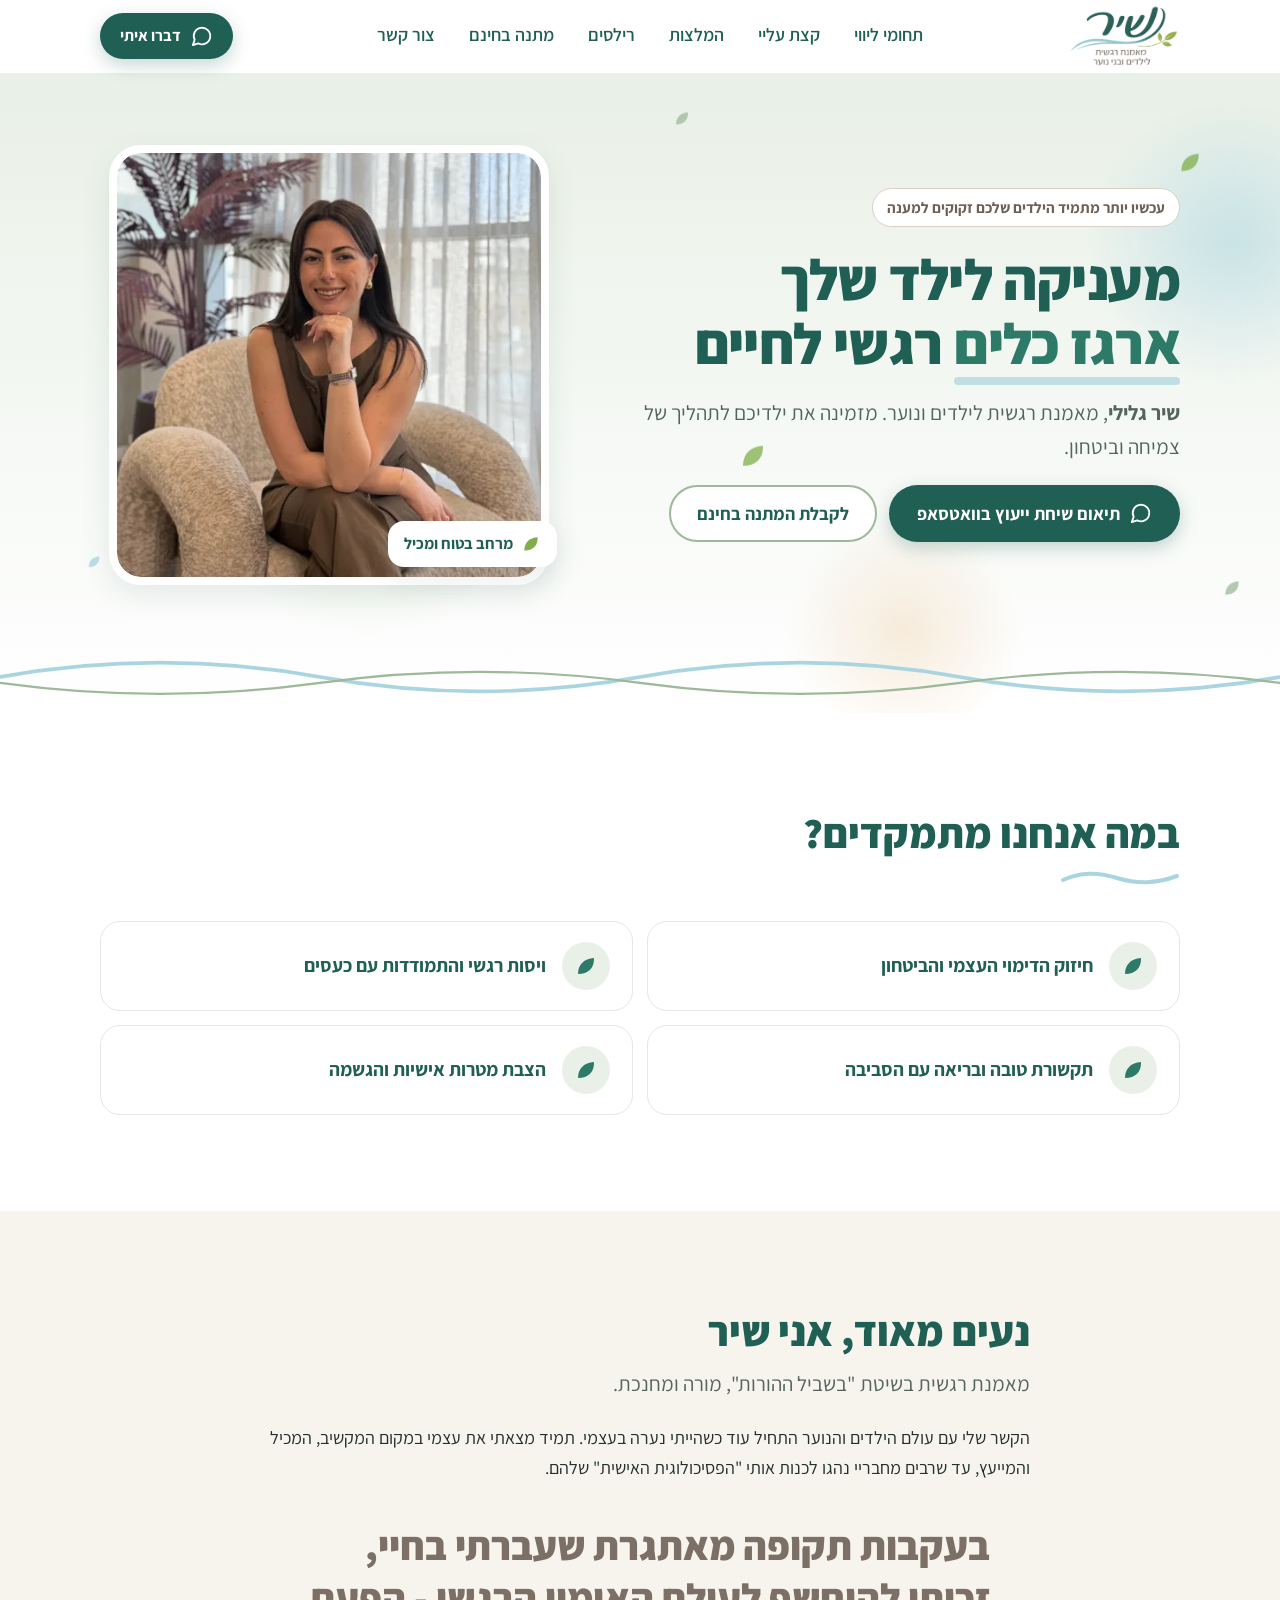
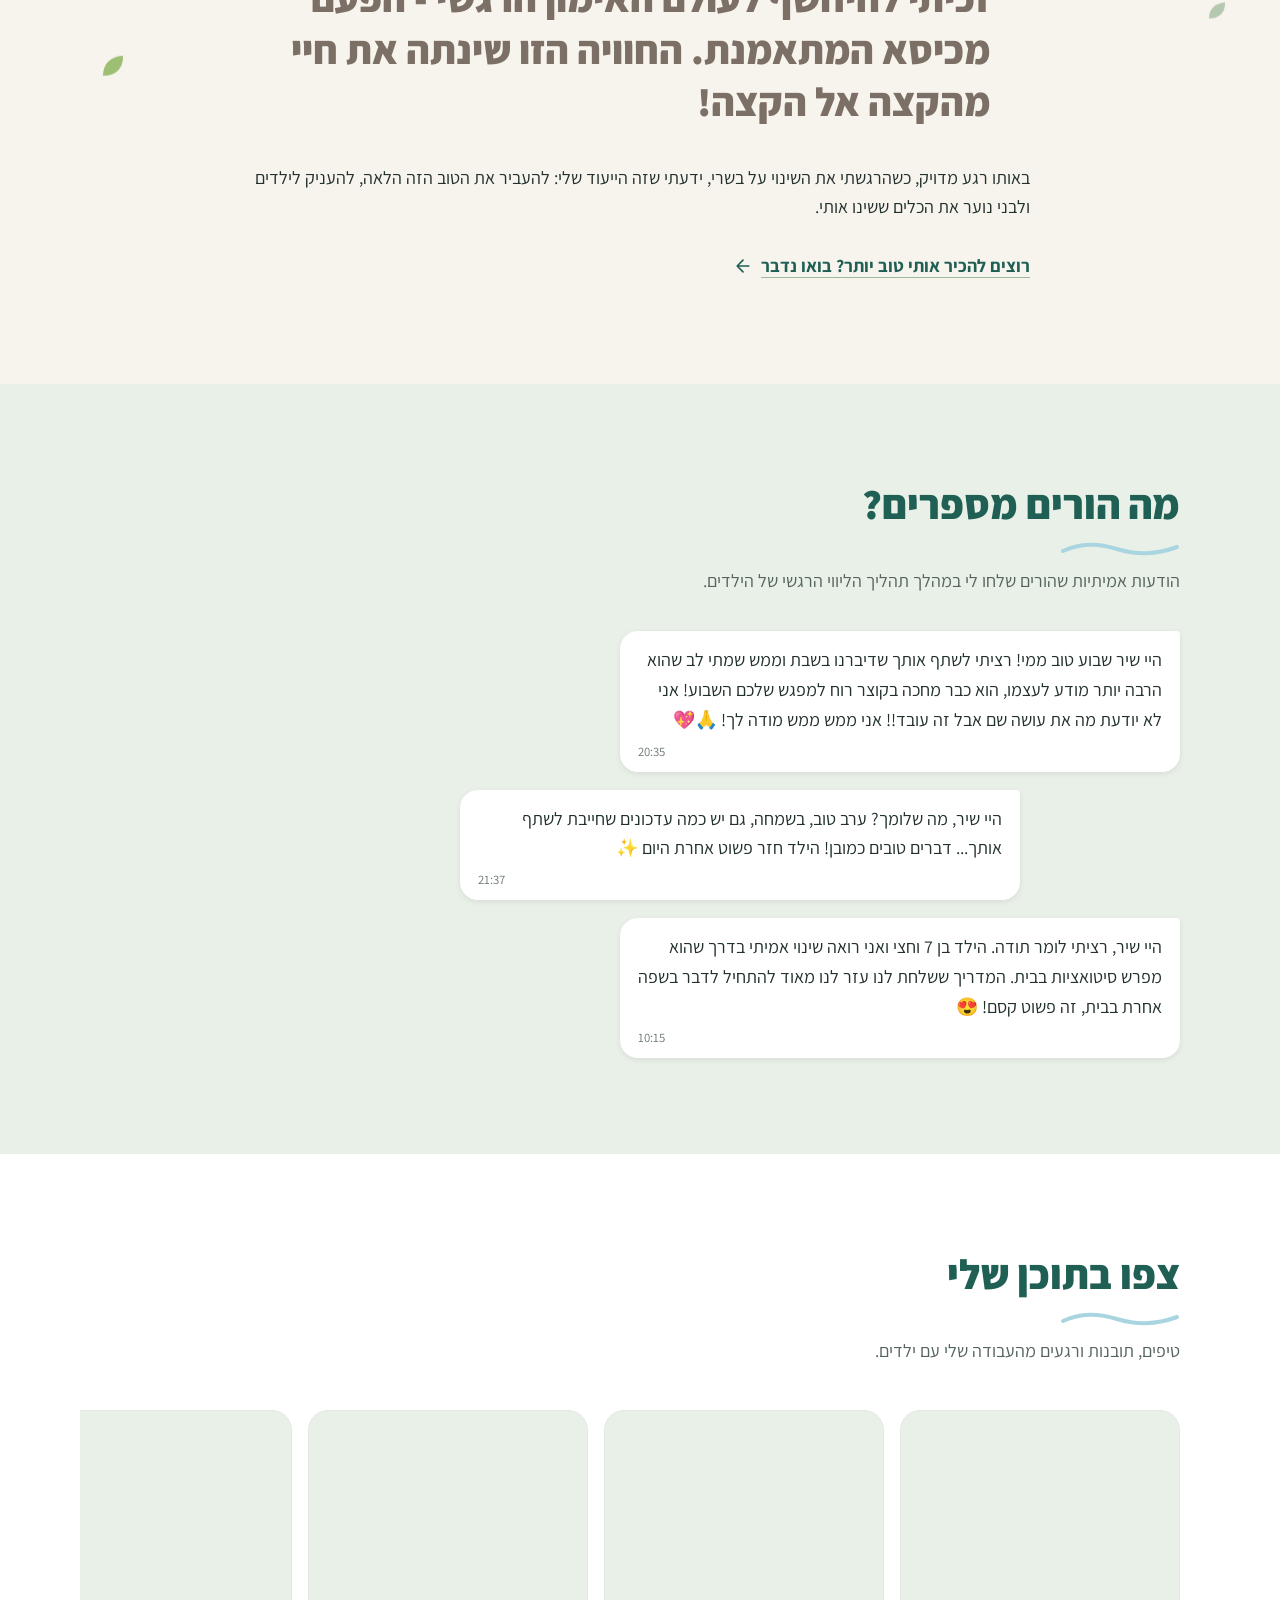
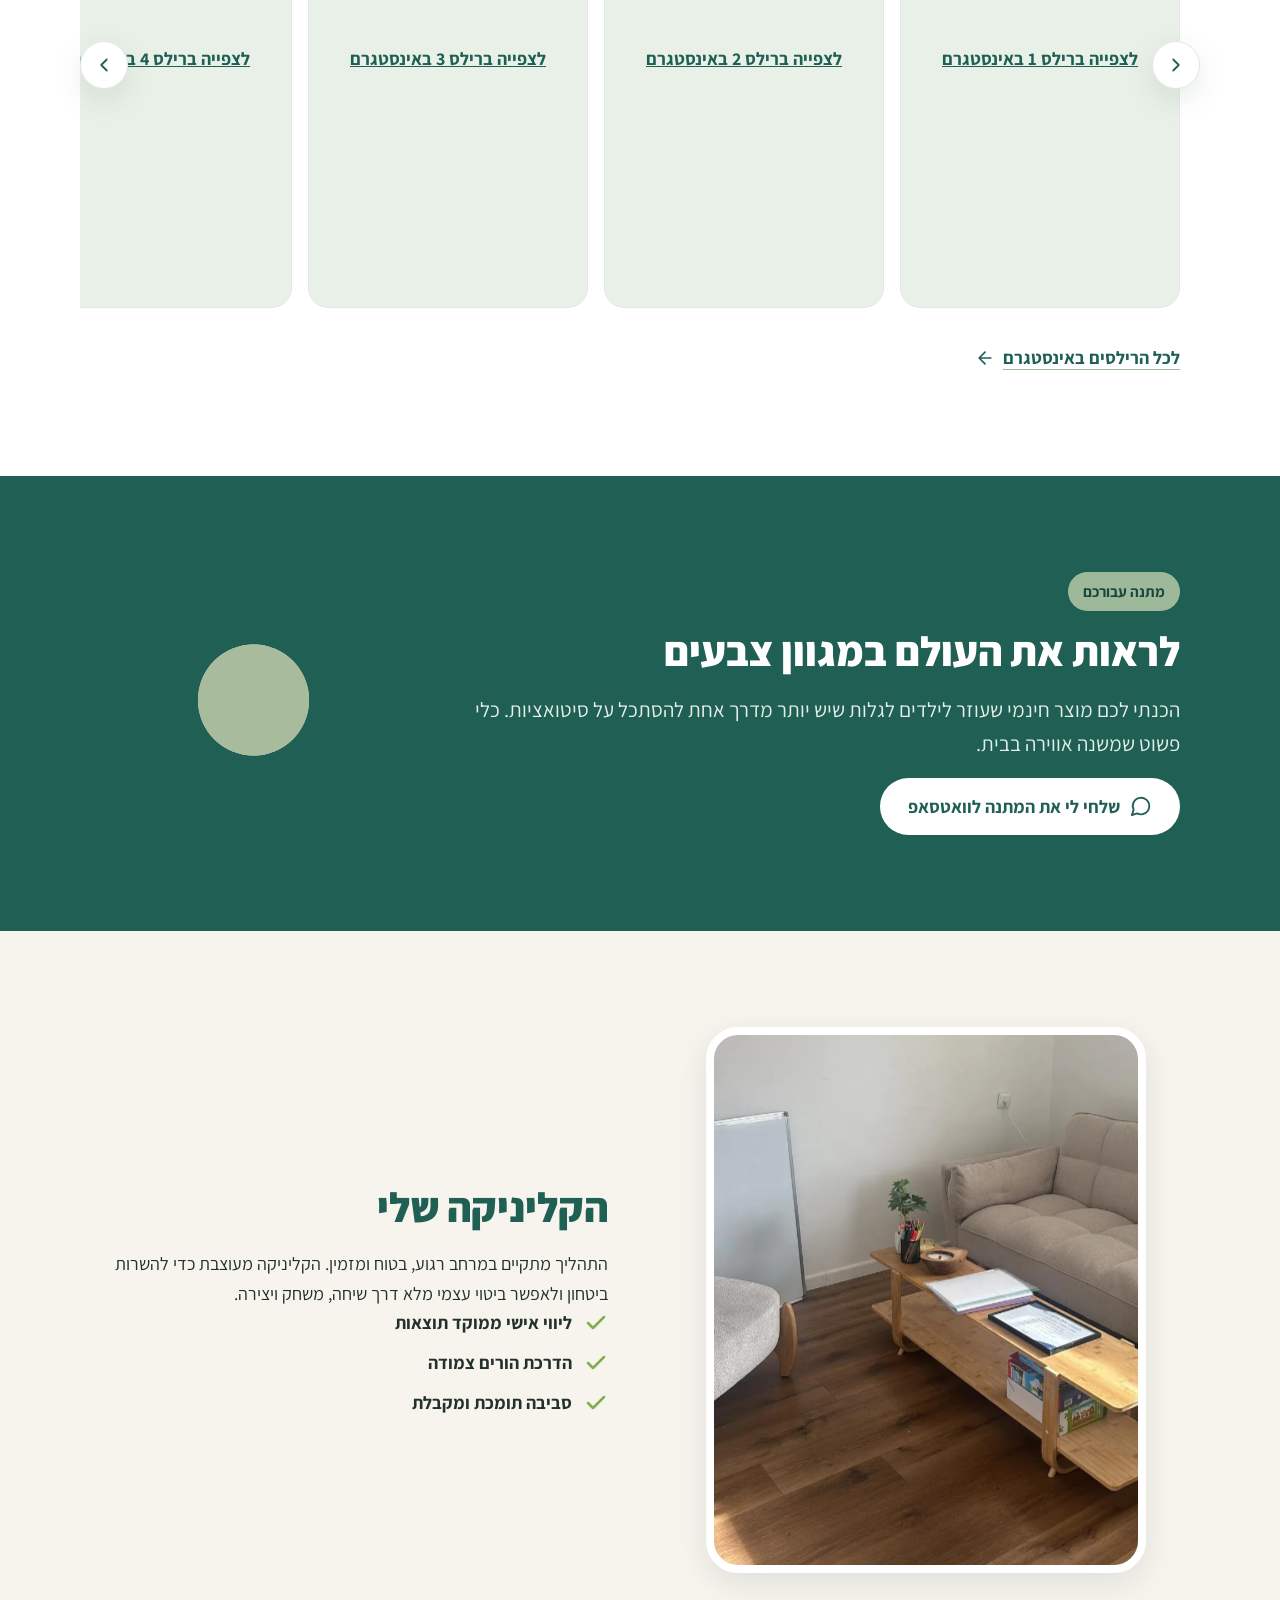
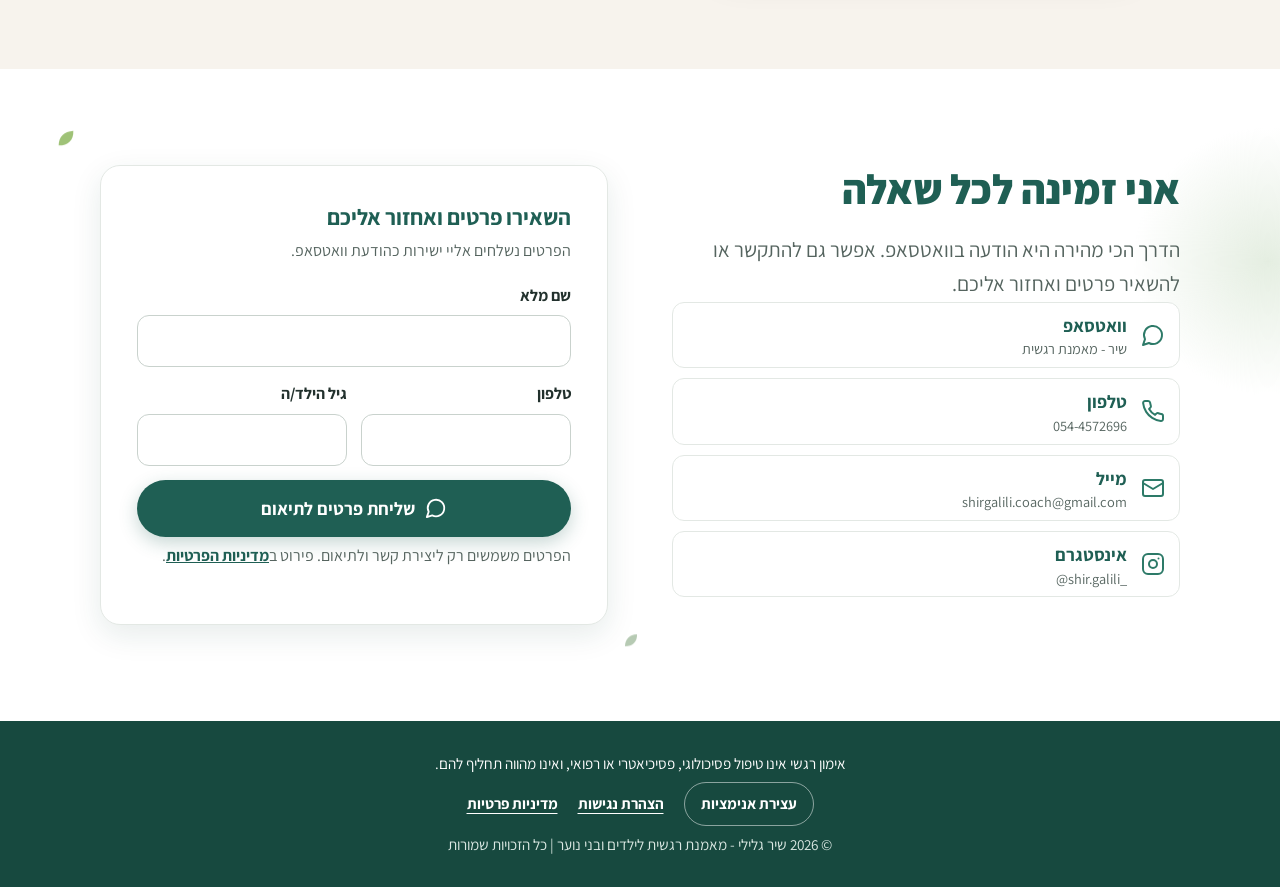
<file: index.html>
<!DOCTYPE html>
<html lang="he" dir="rtl">
<head>
<meta charset="UTF-8">
<meta name="viewport" content="width=device-width, initial-scale=1">
<title>שיר גלילי - מאמנת רגשית לילדים ובני נוער</title>
<meta name="description" content="שיר גלילי, מאמנת רגשית לילדים ובני נוער בשיטת &quot;בשביל ההורות&quot;. חיזוק ביטחון עצמי, ויסות רגשי, תקשורת והצבת מטרות - בליווי אישי ובהדרכת הורים.">
<link rel="canonical" href="https://liadgalili11-alt.github.io/shirgalili/">
<meta name="theme-color" content="#1f5f54">
<link rel="icon" type="image/png" sizes="48x48" href="img/icon-48.png">
<link rel="apple-touch-icon" href="img/icon-180.png">

<meta property="og:type" content="website">
<meta property="og:locale" content="he_IL">
<meta property="og:title" content="שיר גלילי - מאמנת רגשית לילדים ובני נוער">
<meta property="og:description" content="ארגז כלים רגשי לחיים: ליווי אישי לילדים ונוער והדרכת הורים צמודה.">
<meta property="og:url" content="https://liadgalili11-alt.github.io/shirgalili/">
<meta property="og:image" content="https://liadgalili11-alt.github.io/shirgalili/img/shir-og.jpg">
<meta name="twitter:card" content="summary_large_image">

<link rel="preload" href="fonts/assistant-hebrew-wght-normal.woff2" as="font" type="font/woff2" crossorigin>
<script>document.documentElement.classList.add("js")</script>
<link rel="stylesheet" href="styles.css">

<script type="application/ld+json">
{
  "@context": "https://schema.org",
  "@type": "ProfessionalService",
  "name": "שיר גלילי - מאמנת רגשית לילדים ובני נוער",
  "url": "https://liadgalili11-alt.github.io/shirgalili/",
  "image": "https://liadgalili11-alt.github.io/shirgalili/img/shir-og.jpg",
  "telephone": "+972-54-457-2696",
  "email": "shirgalili.coach@gmail.com",
  "sameAs": ["https://www.instagram.com/shir.galili_"]
}
</script>
</head>
<body>
<a class="skip" href="#main">דילוג לתוכן</a>

<header class="header">
  <div class="progress" aria-hidden="true"></div>
  <div class="wrap header__in">
    <a class="logo" href="#top" aria-label="שיר גלילי - לראש העמוד">
      <img src="img/logo.webp" width="520" height="297" alt="שיר - מאמנת רגשית לילדים ובני נוער">
    </a>
    <nav class="nav" aria-label="ניווט ראשי"><a href="#services">תחומי ליווי</a><a href="#about">קצת עליי</a><a href="#testimonials">המלצות</a><a href="#reels">רילסים</a><a href="#freebie">מתנה בחינם</a><a href="#contact">צור קשר</a></nav>
    <div class="header__actions">
      <a class="btn btn--primary btn--sm" href="https://wa.me/972544572696?text=%D7%94%D7%99%D7%99%20%D7%A9%D7%99%D7%A8%2C%20%D7%90%D7%A9%D7%9E%D7%97%20%D7%9C%D7%A9%D7%9E%D7%95%D7%A2%20%D7%A4%D7%A8%D7%98%D7%99%D7%9D%20%D7%A2%D7%9C%20%D7%AA%D7%94%D7%9C%D7%99%D7%9A%20%D7%94%D7%9C%D7%99%D7%95%D7%95%D7%99%20%D7%A9%D7%9C%D7%9A" target="_blank" rel="noopener"><svg viewBox="0 0 24 24" fill="none" stroke="currentColor" stroke-width="2" stroke-linecap="round" stroke-linejoin="round" aria-hidden="true"><path d="M7.9 20A9 9 0 1 0 4 16.1L2 22Z"/></svg><span>דברו איתי</span></a>
      <button class="menu-btn" type="button" aria-expanded="false" aria-controls="mobile-nav" aria-label="פתיחת התפריט">
        <svg class="i-open" viewBox="0 0 24 24" fill="none" stroke="currentColor" stroke-width="2" stroke-linecap="round" aria-hidden="true"><path d="M4 7h16M4 12h16M4 17h16"/></svg>
        <svg class="i-close" viewBox="0 0 24 24" fill="none" stroke="currentColor" stroke-width="2" stroke-linecap="round" aria-hidden="true"><path d="M6 6l12 12M18 6 6 18"/></svg>
      </button>
    </div>
  </div>
  <nav class="mobile-nav" id="mobile-nav" aria-label="ניווט במובייל"><a href="#services">תחומי ליווי</a><a href="#about">קצת עליי</a><a href="#testimonials">המלצות</a><a href="#reels">רילסים</a><a href="#freebie">מתנה בחינם</a><a href="#contact">צור קשר</a></nav>
</header>

<main id="main">

  <section class="hero" id="top">
    <div class="float" aria-hidden="true"><span class="float__item" data-speed="0.1" style="inset-inline-start:-8%;top:4%"><span class="blob" style="width:300px;height:300px;--c:#a9d5e0;animation-duration:19s;animation-delay:-0s"></span></span><span class="float__item" data-speed="0.18" style="inset-inline-start:58%;top:38%"><span class="blob" style="width:340px;height:340px;--c:#cfe0c9;animation-duration:23s;animation-delay:-6s"></span></span><span class="float__item" data-speed="0.14" style="inset-inline-start:20%;top:70%"><span class="blob" style="width:240px;height:240px;--c:#f2dcc0;animation-duration:21s;animation-delay:-3s"></span></span><span class="float__item" data-speed="0.35" style="inset-inline-start:6%;top:16%"><svg class="leafy a" style="width:26px;height:26px;color:#7fae4a;animation-duration:9s;animation-delay:-0s" viewBox="0 0 24 24" fill="currentColor"><path d="M4 20C4 10.5 10 4.5 20 4c.4 10-5.6 16-16 16Z"/></svg></span><span class="float__item float__item--mid" data-speed="0.2" style="inset-inline-start:46%;top:8%"><svg class="leafy b" style="width:18px;height:18px;color:#9eb89a;animation-duration:11s;animation-delay:-2s" viewBox="0 0 24 24" fill="currentColor"><path d="M4 20C4 10.5 10 4.5 20 4c.4 10-5.6 16-16 16Z"/></svg></span><span class="float__item" data-speed="0.5" style="inset-inline-start:88%;top:30%"><svg class="leafy a" style="width:22px;height:22px;color:#9eb89a;animation-duration:10s;animation-delay:-4s" viewBox="0 0 24 24" fill="currentColor"><path d="M4 20C4 10.5 10 4.5 20 4c.4 10-5.6 16-16 16Z"/></svg></span><span class="float__item float__item--mid" data-speed="0.4" style="inset-inline-start:40%;top:62%"><svg class="leafy b" style="width:30px;height:30px;color:#7fae4a;animation-duration:12s;animation-delay:-1s" viewBox="0 0 24 24" fill="currentColor"><path d="M4 20C4 10.5 10 4.5 20 4c.4 10-5.6 16-16 16Z"/></svg></span><span class="float__item" data-speed="0.25" style="inset-inline-start:92%;top:78%"><svg class="leafy a" style="width:16px;height:16px;color:#a9d5e0;animation-duration:8s;animation-delay:-5s" viewBox="0 0 24 24" fill="currentColor"><path d="M4 20C4 10.5 10 4.5 20 4c.4 10-5.6 16-16 16Z"/></svg></span><span class="float__item" data-speed="0.45" style="inset-inline-start:3%;top:84%"><svg class="leafy b" style="width:20px;height:20px;color:#9eb89a;animation-duration:10s;animation-delay:-3s" viewBox="0 0 24 24" fill="currentColor"><path d="M4 20C4 10.5 10 4.5 20 4c.4 10-5.6 16-16 16Z"/></svg></span></div>
    <div class="wrap hero__grid">
      <div class="hero__text" data-reveal>
        <span class="badge">עכשיו יותר מתמיד הילדים שלכם זקוקים למענה</span>
        <h1>מעניקה לילד שלך <span class="hl">ארגז כלים</span> רגשי לחיים</h1>
        <p class="lead"><strong>שיר גלילי</strong>, מאמנת רגשית לילדים ונוער. מזמינה את ילדיכם לתהליך של צמיחה וביטחון.</p>
        <div class="hero__cta">
          <a class="btn btn--primary" href="https://wa.me/972544572696?text=%D7%94%D7%99%D7%99%20%D7%A9%D7%99%D7%A8%2C%20%D7%90%D7%A9%D7%9E%D7%97%20%D7%9C%D7%A9%D7%9E%D7%95%D7%A2%20%D7%A4%D7%A8%D7%98%D7%99%D7%9D%20%D7%A2%D7%9C%20%D7%AA%D7%94%D7%9C%D7%99%D7%9A%20%D7%94%D7%9C%D7%99%D7%95%D7%95%D7%99%20%D7%A9%D7%9C%D7%9A" target="_blank" rel="noopener"><svg viewBox="0 0 24 24" fill="none" stroke="currentColor" stroke-width="2" stroke-linecap="round" stroke-linejoin="round" aria-hidden="true"><path d="M7.9 20A9 9 0 1 0 4 16.1L2 22Z"/></svg><span>תיאום שיחת ייעוץ בוואטסאפ</span></a>
          <a class="btn btn--ghost" href="#freebie">לקבלת המתנה בחינם</a>
        </div>
      </div>
      <div class="hero__photo" data-reveal>
        <div class="frame" data-zoom="out"><img src="img/shir-900.webp" srcset="img/shir-480.webp 480w, img/shir-900.webp 900w" sizes="(min-width: 900px) 440px, 90vw" width="900" height="917" alt="שיר גלילי יושבת על כורסה ומחייכת" fetchpriority="high"></div>
        <div class="hero__tag"><svg viewBox="0 0 24 24" fill="currentColor" aria-hidden="true"><path d="M4 20C4 10.5 10 4.5 20 4c.4 10-5.6 16-16 16Z"/></svg><span>מרחב בטוח ומכיל</span></div>
      </div>
    </div>
    <svg class="waves" aria-hidden="true" viewBox="0 0 2400 60" preserveAspectRatio="none" fill="none" stroke-linecap="round">
      <path class="waves__a" stroke="#a9d5e0" stroke-width="5" d="M0 30c100-26 200-26 300 0s200 26 300 0 200-26 300 0 200 26 300 0 200-26 300 0 200 26 300 0 200-26 300 0 200 26 300 0"/>
      <path class="waves__b" stroke="#9eb89a" stroke-width="3" d="M0 38c100 20 200 20 300 0s200-20 300 0 200 20 300 0 200-20 300 0 200 20 300 0 200-20 300 0 200 20 300 0 200-20 300 0"/>
    </svg>
  </section>

  <section class="section" id="services">
    <div class="wrap">
      <div class="section-head" data-reveal>
        <h2>במה אנחנו מתמקדים?</h2>
        <svg class="wave" viewBox="0 0 120 14" fill="none" stroke="currentColor" stroke-width="4" stroke-linecap="round" aria-hidden="true"><path d="M3 9c18-8 34-8 54-2s38 6 60-2"/></svg>
      </div>
      <ul class="focus-list">
        <li data-reveal><span class="leaf"><svg viewBox="0 0 24 24" fill="currentColor" aria-hidden="true"><path d="M4 20C4 10.5 10 4.5 20 4c.4 10-5.6 16-16 16Z"/></svg></span><h3>חיזוק הדימוי העצמי והביטחון</h3></li><li data-reveal><span class="leaf"><svg viewBox="0 0 24 24" fill="currentColor" aria-hidden="true"><path d="M4 20C4 10.5 10 4.5 20 4c.4 10-5.6 16-16 16Z"/></svg></span><h3>ויסות רגשי והתמודדות עם כעסים</h3></li><li data-reveal><span class="leaf"><svg viewBox="0 0 24 24" fill="currentColor" aria-hidden="true"><path d="M4 20C4 10.5 10 4.5 20 4c.4 10-5.6 16-16 16Z"/></svg></span><h3>תקשורת טובה ובריאה עם הסביבה</h3></li><li data-reveal><span class="leaf"><svg viewBox="0 0 24 24" fill="currentColor" aria-hidden="true"><path d="M4 20C4 10.5 10 4.5 20 4c.4 10-5.6 16-16 16Z"/></svg></span><h3>הצבת מטרות אישיות והגשמה</h3></li>
      </ul>
    </div>
  </section>

  <section class="section section--sand has-float" id="about">
    <div class="float" aria-hidden="true"><span class="float__item" data-speed="0.5" style="inset-inline-start:4%;top:12%"><svg class="leafy a" style="width:24px;height:24px;color:#9eb89a;animation-duration:10s;animation-delay:-1s" viewBox="0 0 24 24" fill="currentColor"><path d="M4 20C4 10.5 10 4.5 20 4c.4 10-5.6 16-16 16Z"/></svg></span><span class="float__item" data-speed="0.3" style="inset-inline-start:90%;top:34%"><svg class="leafy b" style="width:30px;height:30px;color:#7fae4a;animation-duration:12s;animation-delay:-4s" viewBox="0 0 24 24" fill="currentColor"><path d="M4 20C4 10.5 10 4.5 20 4c.4 10-5.6 16-16 16Z"/></svg></span><span class="float__item" data-speed="0.6" style="inset-inline-start:8%;top:80%"><svg class="leafy a" style="width:18px;height:18px;color:#a9d5e0;animation-duration:9s;animation-delay:-2s" viewBox="0 0 24 24" fill="currentColor"><path d="M4 20C4 10.5 10 4.5 20 4c.4 10-5.6 16-16 16Z"/></svg></span></div>
    <div class="wrap about">
      <div class="about__intro" data-reveal>
        <h2>נעים מאוד, אני שיר</h2>
        <p class="lead">מאמנת רגשית בשיטת "בשביל ההורות", מורה ומחנכת.</p>
      </div>
      <p data-reveal>הקשר שלי עם עולם הילדים והנוער התחיל עוד כשהייתי נערה בעצמי. תמיד מצאתי את עצמי במקום המקשיב, המכיל והמייעץ, עד שרבים מחבריי נהגו לכנות אותי "הפסיכולוגית האישית" שלהם.</p>
      <blockquote class="quote" data-words>בעקבות תקופה מאתגרת שעברתי בחיי, זכיתי להיחשף לעולם האימון הרגשי - הפעם מכיסא המתאמנת. החוויה הזו שינתה את חיי מהקצה אל הקצה!</blockquote>
      <p data-reveal>באותו רגע מדויק, כשהרגשתי את השינוי על בשרי, ידעתי שזה הייעוד שלי: להעביר את הטוב הזה הלאה, להעניק לילדים ולבני נוער את הכלים ששינו אותי.</p>
      <p data-reveal><a class="text-link" href="https://wa.me/972544572696?text=%D7%94%D7%99%D7%99%20%D7%A9%D7%99%D7%A8%2C%20%D7%90%D7%A9%D7%9E%D7%97%20%D7%9C%D7%A9%D7%9E%D7%95%D7%A2%20%D7%A4%D7%A8%D7%98%D7%99%D7%9D%20%D7%A2%D7%9C%20%D7%AA%D7%94%D7%9C%D7%99%D7%9A%20%D7%94%D7%9C%D7%99%D7%95%D7%95%D7%99%20%D7%A9%D7%9C%D7%9A" target="_blank" rel="noopener"><span>רוצים להכיר אותי טוב יותר? בואו נדבר</span><svg viewBox="0 0 24 24" fill="none" stroke="currentColor" stroke-width="2" stroke-linecap="round" stroke-linejoin="round" aria-hidden="true"><path d="M19 12H5M12 19l-7-7 7-7"/></svg></a></p>
    </div>
  </section>

  <section class="section section--sage" id="testimonials">
    <div class="wrap">
      <div class="section-head" data-reveal>
        <h2>מה הורים מספרים?</h2>
        <svg class="wave" viewBox="0 0 120 14" fill="none" stroke="currentColor" stroke-width="4" stroke-linecap="round" aria-hidden="true"><path d="M3 9c18-8 34-8 54-2s38 6 60-2"/></svg>
        <p>הודעות אמיתיות שהורים שלחו לי במהלך תהליך הליווי הרגשי של הילדים.</p>
      </div>
      <div class="chat">
        <figure class="bubble" data-reveal="pop"><p>היי שיר שבוע טוב ממי! רציתי לשתף אותך שדיברנו בשבת וממש שמתי לב שהוא הרבה יותר מודע לעצמו, הוא כבר מחכה בקוצר רוח למפגש שלכם השבוע! אני לא יודעת מה את עושה שם אבל זה עובד!! אני ממש ממש מודה לך! 🙏💖</p><footer>20:35</footer></figure><figure class="bubble" data-reveal="pop"><p>היי שיר, מה שלומך? ערב טוב, בשמחה, גם יש כמה עדכונים שחייבת לשתף אותך... דברים טובים כמובן! הילד חזר פשוט אחרת היום ✨</p><footer>21:37</footer></figure><figure class="bubble" data-reveal="pop"><p>היי שיר, רציתי לומר תודה. הילד בן 7 וחצי ואני רואה שינוי אמיתי בדרך שהוא מפרש סיטואציות בבית. המדריך ששלחת לנו עזר לנו מאוד להתחיל לדבר בשפה אחרת בבית, זה פשוט קסם! 😍</p><footer>10:15</footer></figure>
      </div>
    </div>
  </section>

  <section class="section" id="reels">
    <div class="wrap">
      <div class="section-head" data-reveal>
        <h2>צפו בתוכן שלי</h2>
        <svg class="wave" viewBox="0 0 120 14" fill="none" stroke="currentColor" stroke-width="4" stroke-linecap="round" aria-hidden="true"><path d="M3 9c18-8 34-8 54-2s38 6 60-2"/></svg>
        <p>טיפים, תובנות ורגעים מהעבודה שלי עם ילדים.</p>
      </div>
      <div class="reels" data-reveal>
        <button class="reels__btn reels__btn--prev" type="button" data-dir="prev" aria-label="הרילס הקודם"><svg viewBox="0 0 24 24" fill="none" stroke="currentColor" stroke-width="2" stroke-linecap="round" stroke-linejoin="round" aria-hidden="true"><path d="m9 18 6-6-6-6"/></svg></button>
        <div class="reels__track" tabindex="0" aria-label="רילסים מהאינסטגרם של שיר">
          <div class="reel" data-reel="DWlQNzSiEaG"><a href="https://www.instagram.com/reel/DWlQNzSiEaG/" target="_blank" rel="noopener">לצפייה ברילס 1 באינסטגרם</a></div><div class="reel" data-reel="DVrFF6oCOFn"><a href="https://www.instagram.com/reel/DVrFF6oCOFn/" target="_blank" rel="noopener">לצפייה ברילס 2 באינסטגרם</a></div><div class="reel" data-reel="DVZHgqCiKS-"><a href="https://www.instagram.com/reel/DVZHgqCiKS-/" target="_blank" rel="noopener">לצפייה ברילס 3 באינסטגרם</a></div><div class="reel" data-reel="DVV3-wFiIl_"><a href="https://www.instagram.com/reel/DVV3-wFiIl_/" target="_blank" rel="noopener">לצפייה ברילס 4 באינסטגרם</a></div><div class="reel" data-reel="DULuH8jiEqg"><a href="https://www.instagram.com/reel/DULuH8jiEqg/" target="_blank" rel="noopener">לצפייה ברילס 5 באינסטגרם</a></div><div class="reel" data-reel="DTqaefiCB6h"><a href="https://www.instagram.com/reel/DTqaefiCB6h/" target="_blank" rel="noopener">לצפייה ברילס 6 באינסטגרם</a></div><div class="reel" data-reel="DSnSCO4iOHI"><a href="https://www.instagram.com/reel/DSnSCO4iOHI/" target="_blank" rel="noopener">לצפייה ברילס 7 באינסטגרם</a></div>
        </div>
        <button class="reels__btn reels__btn--next" type="button" data-dir="next" aria-label="הרילס הבא"><svg viewBox="0 0 24 24" fill="none" stroke="currentColor" stroke-width="2" stroke-linecap="round" stroke-linejoin="round" aria-hidden="true"><path d="m15 18-6-6 6-6"/></svg></button>
      </div>
      <a class="text-link reels__more" href="https://www.instagram.com/shir.galili_" target="_blank" rel="noopener"><span>לכל הרילסים באינסטגרם</span><svg viewBox="0 0 24 24" fill="none" stroke="currentColor" stroke-width="2" stroke-linecap="round" stroke-linejoin="round" aria-hidden="true"><path d="M19 12H5M12 19l-7-7 7-7"/></svg></a>
    </div>
  </section>

  <section class="section freebie" id="freebie">
    <div class="wrap freebie__grid">
      <div class="freebie__text" data-reveal>
        <span class="badge">מתנה עבורכם</span>
        <h2>לראות את העולם במגוון צבעים</h2>
        <p class="lead">הכנתי לכם מוצר חינמי שעוזר לילדים לגלות שיש יותר מדרך אחת להסתכל על סיטואציות. כלי פשוט שמשנה אווירה בבית.</p>
        <a class="btn btn--light" href="https://wa.me/972544572696?text=%D7%94%D7%99%D7%99%20%D7%A9%D7%99%D7%A8%2C%20%D7%90%D7%A9%D7%9E%D7%97%20%D7%9C%D7%A7%D7%91%D7%9C%20%D7%90%D7%AA%20%D7%94%D7%9E%D7%AA%D7%A0%D7%94%20%D7%94%D7%97%D7%99%D7%A0%D7%9E%D7%99%D7%AA%20%D7%A9%D7%9C%D7%9A%21" target="_blank" rel="noopener"><svg viewBox="0 0 24 24" fill="none" stroke="currentColor" stroke-width="2" stroke-linecap="round" stroke-linejoin="round" aria-hidden="true"><path d="M7.9 20A9 9 0 1 0 4 16.1L2 22Z"/></svg><span>שלחי לי את המתנה לוואטסאפ</span></a>
      </div>
      <svg class="freebie__art" data-progress viewBox="0 0 240 200" aria-hidden="true">
        <circle cx="84" cy="78" r="62" fill="#a9d5e0" opacity=".9"/>
        <circle cx="156" cy="78" r="62" fill="#f2cfa2" opacity=".85"/>
        <circle cx="120" cy="128" r="62" fill="#9eb89a" opacity=".85"/>
      </svg>
    </div>
  </section>

  <section class="section section--sand" id="clinic">
    <div class="wrap clinic__grid">
      <div class="clinic__photo" data-reveal>
        <div class="frame" data-zoom="in"><img src="img/clinic.webp" width="900" height="1125" loading="lazy" alt="הקליניקה של שיר: ספה בהירה, שולחן עץ עם צבעים, משחקים ודפי יצירה"></div>
      </div>
      <div class="clinic__text" data-reveal>
        <h2>הקליניקה שלי</h2>
        <p>התהליך מתקיים במרחב רגוע, בטוח ומזמין. הקליניקה מעוצבת כדי להשרות ביטחון ולאפשר ביטוי עצמי מלא דרך שיחה, משחק ויצירה.</p>
        <ul class="checks">
          <li><svg viewBox="0 0 24 24" fill="none" stroke="currentColor" stroke-width="2.5" stroke-linecap="round" stroke-linejoin="round" aria-hidden="true"><path d="M20 6 9 17l-5-5"/></svg>ליווי אישי ממוקד תוצאות</li>
          <li><svg viewBox="0 0 24 24" fill="none" stroke="currentColor" stroke-width="2.5" stroke-linecap="round" stroke-linejoin="round" aria-hidden="true"><path d="M20 6 9 17l-5-5"/></svg>הדרכת הורים צמודה</li>
          <li><svg viewBox="0 0 24 24" fill="none" stroke="currentColor" stroke-width="2.5" stroke-linecap="round" stroke-linejoin="round" aria-hidden="true"><path d="M20 6 9 17l-5-5"/></svg>סביבה תומכת ומקבלת</li>
        </ul>
      </div>
    </div>
  </section>

  <section class="section has-float" id="contact">
    <div class="float" aria-hidden="true"><span class="float__item" data-speed="0.15" style="inset-inline-start:-10%;top:10%"><span class="blob" style="width:280px;height:280px;--c:#cfe0c9;animation-duration:22s;animation-delay:-2s"></span></span><span class="float__item" data-speed="0.4" style="inset-inline-start:94%;top:14%"><svg class="leafy b" style="width:22px;height:22px;color:#7fae4a;animation-duration:11s;animation-delay:-0s" viewBox="0 0 24 24" fill="currentColor"><path d="M4 20C4 10.5 10 4.5 20 4c.4 10-5.6 16-16 16Z"/></svg></span><span class="float__item float__item--mid" data-speed="0.3" style="inset-inline-start:50%;top:90%"><svg class="leafy a" style="width:18px;height:18px;color:#9eb89a;animation-duration:9s;animation-delay:-3s" viewBox="0 0 24 24" fill="currentColor"><path d="M4 20C4 10.5 10 4.5 20 4c.4 10-5.6 16-16 16Z"/></svg></span></div>
    <div class="wrap contact__grid">
      <div class="contact__info" data-reveal>
        <h2>אני זמינה לכל שאלה</h2>
        <p class="lead">הדרך הכי מהירה היא הודעה בוואטסאפ. אפשר גם להתקשר או להשאיר פרטים ואחזור אליכם.</p>
        <ul class="contact-links">
          <li><a href="https://wa.me/972544572696?text=%D7%94%D7%99%D7%99%20%D7%A9%D7%99%D7%A8%2C%20%D7%90%D7%A9%D7%9E%D7%97%20%D7%9C%D7%A9%D7%9E%D7%95%D7%A2%20%D7%A4%D7%A8%D7%98%D7%99%D7%9D%20%D7%A2%D7%9C%20%D7%AA%D7%94%D7%9C%D7%99%D7%9A%20%D7%94%D7%9C%D7%99%D7%95%D7%95%D7%99%20%D7%A9%D7%9C%D7%9A" target="_blank" rel="noopener"><svg viewBox="0 0 24 24" fill="none" stroke="currentColor" stroke-width="2" stroke-linecap="round" stroke-linejoin="round" aria-hidden="true"><path d="M7.9 20A9 9 0 1 0 4 16.1L2 22Z"/></svg><span>וואטסאפ<small>שיר - מאמנת רגשית</small></span></a></li>
          <li><a href="tel:+972544572696"><svg viewBox="0 0 24 24" fill="none" stroke="currentColor" stroke-width="2" stroke-linecap="round" stroke-linejoin="round" aria-hidden="true"><path d="M22 16.92v3a2 2 0 0 1-2.18 2 19.79 19.79 0 0 1-8.63-3.07 19.5 19.5 0 0 1-6-6 19.79 19.79 0 0 1-3.07-8.67A2 2 0 0 1 4.11 2h3a2 2 0 0 1 2 1.72 12.84 12.84 0 0 0 .7 2.81 2 2 0 0 1-.45 2.11L8.09 9.91a16 16 0 0 0 6 6l1.27-1.27a2 2 0 0 1 2.11-.45 12.84 12.84 0 0 0 2.81.7A2 2 0 0 1 22 16.92z"/></svg><span>טלפון<small><bdi>054-4572696</bdi></small></span></a></li>
          <li><a href="mailto:shirgalili.coach@gmail.com"><svg viewBox="0 0 24 24" fill="none" stroke="currentColor" stroke-width="2" stroke-linecap="round" stroke-linejoin="round" aria-hidden="true"><rect x="2" y="4" width="20" height="16" rx="2"/><path d="m22 7-10 6L2 7"/></svg><span>מייל<small><bdi>shirgalili.coach@gmail.com</bdi></small></span></a></li>
          <li><a href="https://www.instagram.com/shir.galili_" target="_blank" rel="noopener"><svg viewBox="0 0 24 24" fill="none" stroke="currentColor" stroke-width="2" stroke-linecap="round" stroke-linejoin="round" aria-hidden="true"><rect x="2" y="2" width="20" height="20" rx="5"/><circle cx="12" cy="12" r="4"/><path d="M17.5 6.5h.01"/></svg><span>אינסטגרם<small><bdi>@shir.galili_</bdi></small></span></a></li>
        </ul>
      </div>

      <form class="form" id="lead-form" data-reveal>
        <h3>השאירו פרטים ואחזור אליכם</h3>
        <p>הפרטים נשלחים אליי ישירות כהודעת וואטסאפ.</p>
        <div class="field">
          <label for="f-name">שם מלא</label>
          <input id="f-name" name="name" type="text" autocomplete="name" required>
        </div>
        <div class="fields-2">
          <div class="field">
            <label for="f-phone">טלפון</label>
            <input id="f-phone" name="phone" type="tel" inputmode="tel" autocomplete="tel" dir="ltr" pattern="[0-9+\- ]{9,15}" title="מספר טלפון, למשל 054-1234567" required>
          </div>
          <div class="field">
            <label for="f-age">גיל הילד/ה</label>
            <input id="f-age" name="age" type="text" inputmode="numeric" required>
          </div>
        </div>
        <button class="btn btn--primary btn--block" type="submit"><svg viewBox="0 0 24 24" fill="none" stroke="currentColor" stroke-width="2" stroke-linecap="round" stroke-linejoin="round" aria-hidden="true"><path d="M7.9 20A9 9 0 1 0 4 16.1L2 22Z"/></svg><span>שליחת פרטים לתיאום</span></button>
        <p class="form__legal">הפרטים משמשים רק ליצירת קשר ולתיאום. פירוט ב<a href="privacy.html">מדיניות הפרטיות</a>.</p>
        <p class="form__note" id="form-note" role="status"></p>
      </form>
    </div>
  </section>

</main>

<footer class="footer">
  <div class="wrap">
    <p class="footer__note">אימון רגשי אינו טיפול פסיכולוגי, פסיכיאטרי או רפואי, ואינו מהווה תחליף להם.</p>
    <nav class="footer__links" aria-label="קישורים משפטיים">
      <button class="motion-toggle" type="button" aria-pressed="false">עצירת אנימציות</button>
      <a href="accessibility.html">הצהרת נגישות</a>
      <a href="privacy.html">מדיניות פרטיות</a>
    </nav>
    <p>© <span id="year">2026</span> שיר גלילי - מאמנת רגשית לילדים ובני נוער | כל הזכויות שמורות</p>
  </div>
</footer>

<script src="script.js" defer></script>
</body>
</html>
</file>
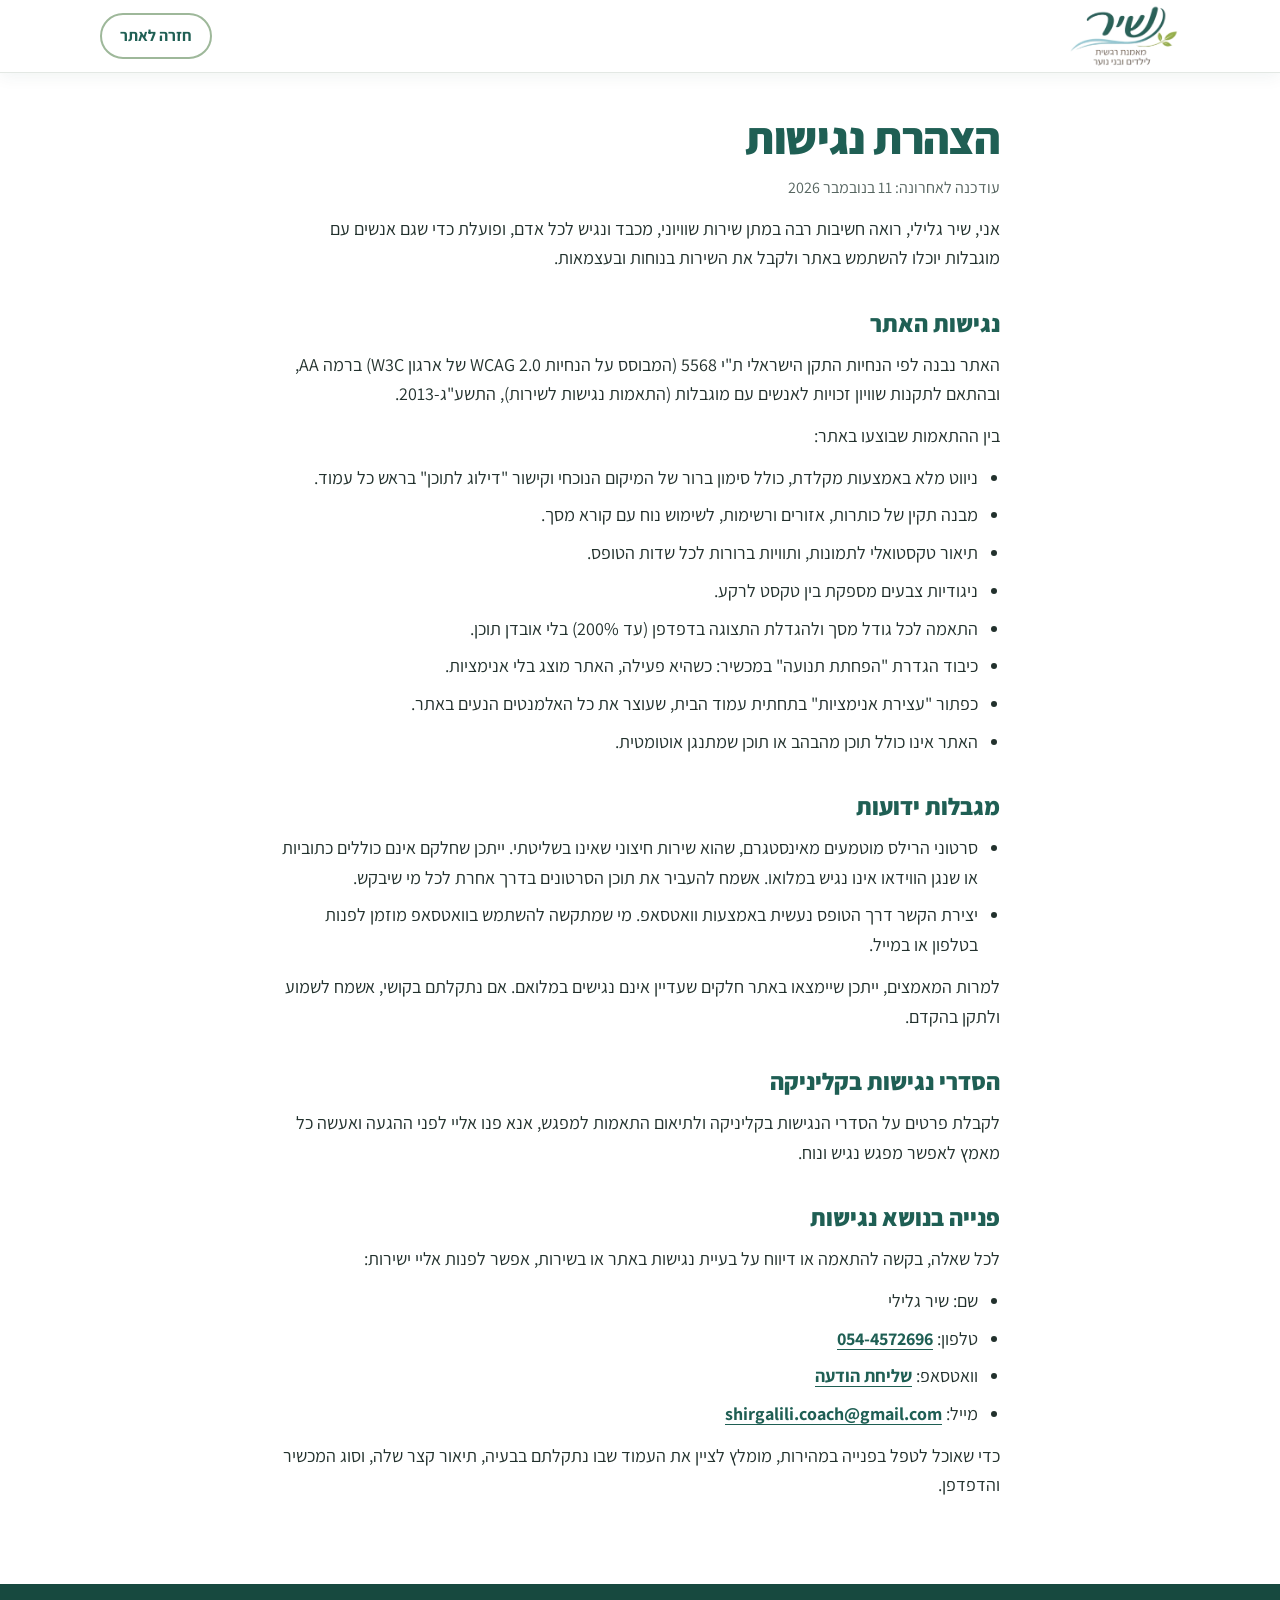
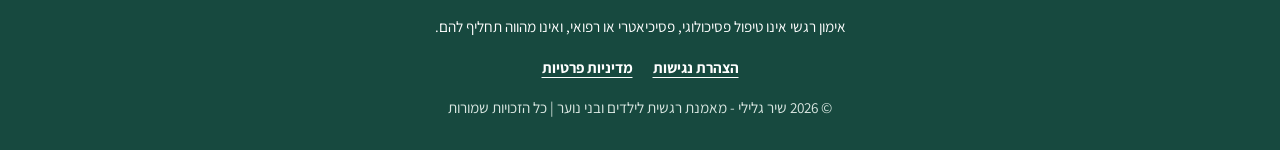
<file: accessibility.html>
<!DOCTYPE html>
<html lang="he" dir="rtl">
<head>
<meta charset="UTF-8">
<meta name="viewport" content="width=device-width, initial-scale=1">
<title>הצהרת נגישות | שיר גלילי - מאמנת רגשית</title>
<meta name="description" content="הצהרת הנגישות של האתר של שיר גלילי, מאמנת רגשית לילדים ובני נוער.">
<link rel="canonical" href="https://liadgalili11-alt.github.io/shirgalili/accessibility.html">
<meta name="theme-color" content="#1f5f54">
<link rel="icon" type="image/png" sizes="48x48" href="img/icon-48.png">
<link rel="apple-touch-icon" href="img/icon-180.png">
<link rel="preload" href="fonts/assistant-hebrew-wght-normal.woff2" as="font" type="font/woff2" crossorigin>
<link rel="stylesheet" href="styles.css">
</head>
<body>
<a class="skip" href="#main">דילוג לתוכן</a>
<header class="header is-scrolled">
  <div class="wrap header__in">
    <a class="logo" href="index.html" aria-label="שיר גלילי - לעמוד הבית">
      <img src="img/logo.webp" width="520" height="297" alt="שיר - מאמנת רגשית לילדים ובני נוער">
    </a>
    <a class="btn btn--ghost btn--sm" href="index.html">חזרה לאתר</a>
  </div>
</header>
<main id="main" class="doc">
  <div class="wrap">
    <h1>הצהרת נגישות</h1>
    <p class="doc__date">עודכנה לאחרונה: 11 בנובמבר 2026</p>

    <p>אני, שיר גלילי, רואה חשיבות רבה במתן שירות שוויוני, מכבד ונגיש לכל אדם, ופועלת כדי שגם אנשים עם מוגבלות יוכלו להשתמש באתר ולקבל את השירות בנוחות ובעצמאות.</p>

    <h2>נגישות האתר</h2>
    <p>האתר נבנה לפי הנחיות התקן הישראלי ת"י 5568 (המבוסס על הנחיות WCAG 2.0 של ארגון W3C) ברמה AA, ובהתאם לתקנות שוויון זכויות לאנשים עם מוגבלות (התאמות נגישות לשירות), התשע"ג-2013.</p>
    <p>בין ההתאמות שבוצעו באתר:</p>
    <ul>
      <li>ניווט מלא באמצעות מקלדת, כולל סימון ברור של המיקום הנוכחי וקישור "דילוג לתוכן" בראש כל עמוד.</li>
      <li>מבנה תקין של כותרות, אזורים ורשימות, לשימוש נוח עם קורא מסך.</li>
      <li>תיאור טקסטואלי לתמונות, ותוויות ברורות לכל שדות הטופס.</li>
      <li>ניגודיות צבעים מספקת בין טקסט לרקע.</li>
      <li>התאמה לכל גודל מסך ולהגדלת התצוגה בדפדפן (עד 200%) בלי אובדן תוכן.</li>
      <li>כיבוד הגדרת "הפחתת תנועה" במכשיר: כשהיא פעילה, האתר מוצג בלי אנימציות.</li>
      <li>כפתור "עצירת אנימציות" בתחתית עמוד הבית, שעוצר את כל האלמנטים הנעים באתר.</li>
      <li>האתר אינו כולל תוכן מהבהב או תוכן שמתנגן אוטומטית.</li>
    </ul>

    <h2>מגבלות ידועות</h2>
    <ul>
      <li>סרטוני הרילס מוטמעים מאינסטגרם, שהוא שירות חיצוני שאינו בשליטתי. ייתכן שחלקם אינם כוללים כתוביות או שנגן הווידאו אינו נגיש במלואו. אשמח להעביר את תוכן הסרטונים בדרך אחרת לכל מי שיבקש.</li>
      <li>יצירת הקשר דרך הטופס נעשית באמצעות וואטסאפ. מי שמתקשה להשתמש בוואטסאפ מוזמן לפנות בטלפון או במייל.</li>
    </ul>
    <p>למרות המאמצים, ייתכן שיימצאו באתר חלקים שעדיין אינם נגישים במלואם. אם נתקלתם בקושי, אשמח לשמוע ולתקן בהקדם.</p>

    <h2>הסדרי נגישות בקליניקה</h2>
    <p>לקבלת פרטים על הסדרי הנגישות בקליניקה ולתיאום התאמות למפגש, אנא פנו אליי לפני ההגעה ואעשה כל מאמץ לאפשר מפגש נגיש ונוח.</p>

    <h2>פנייה בנושא נגישות</h2>
    <p>לכל שאלה, בקשה להתאמה או דיווח על בעיית נגישות באתר או בשירות, אפשר לפנות אליי ישירות:</p>
    <ul>
      <li>שם: שיר גלילי</li>
      <li>טלפון: <a href="tel:+972544572696"><bdi>054-4572696</bdi></a></li>
      <li>וואטסאפ: <a href="https://wa.me/972544572696" target="_blank" rel="noopener">שליחת הודעה</a></li>
      <li>מייל: <a href="mailto:shirgalili.coach@gmail.com"><bdi>shirgalili.coach@gmail.com</bdi></a></li>
    </ul>
    <p>כדי שאוכל לטפל בפנייה במהירות, מומלץ לציין את העמוד שבו נתקלתם בבעיה, תיאור קצר שלה, וסוג המכשיר והדפדפן.</p>
  </div>
</main>
<footer class="footer">
  <div class="wrap">
    <p class="footer__note">אימון רגשי אינו טיפול פסיכולוגי, פסיכיאטרי או רפואי, ואינו מהווה תחליף להם.</p>
    <nav class="footer__links" aria-label="קישורים משפטיים">
      <a href="accessibility.html">הצהרת נגישות</a>
      <a href="privacy.html">מדיניות פרטיות</a>
    </nav>
    <p>© 2026 שיר גלילי - מאמנת רגשית לילדים ובני נוער | כל הזכויות שמורות</p>
  </div>
</footer>
</body>
</html>
</file>
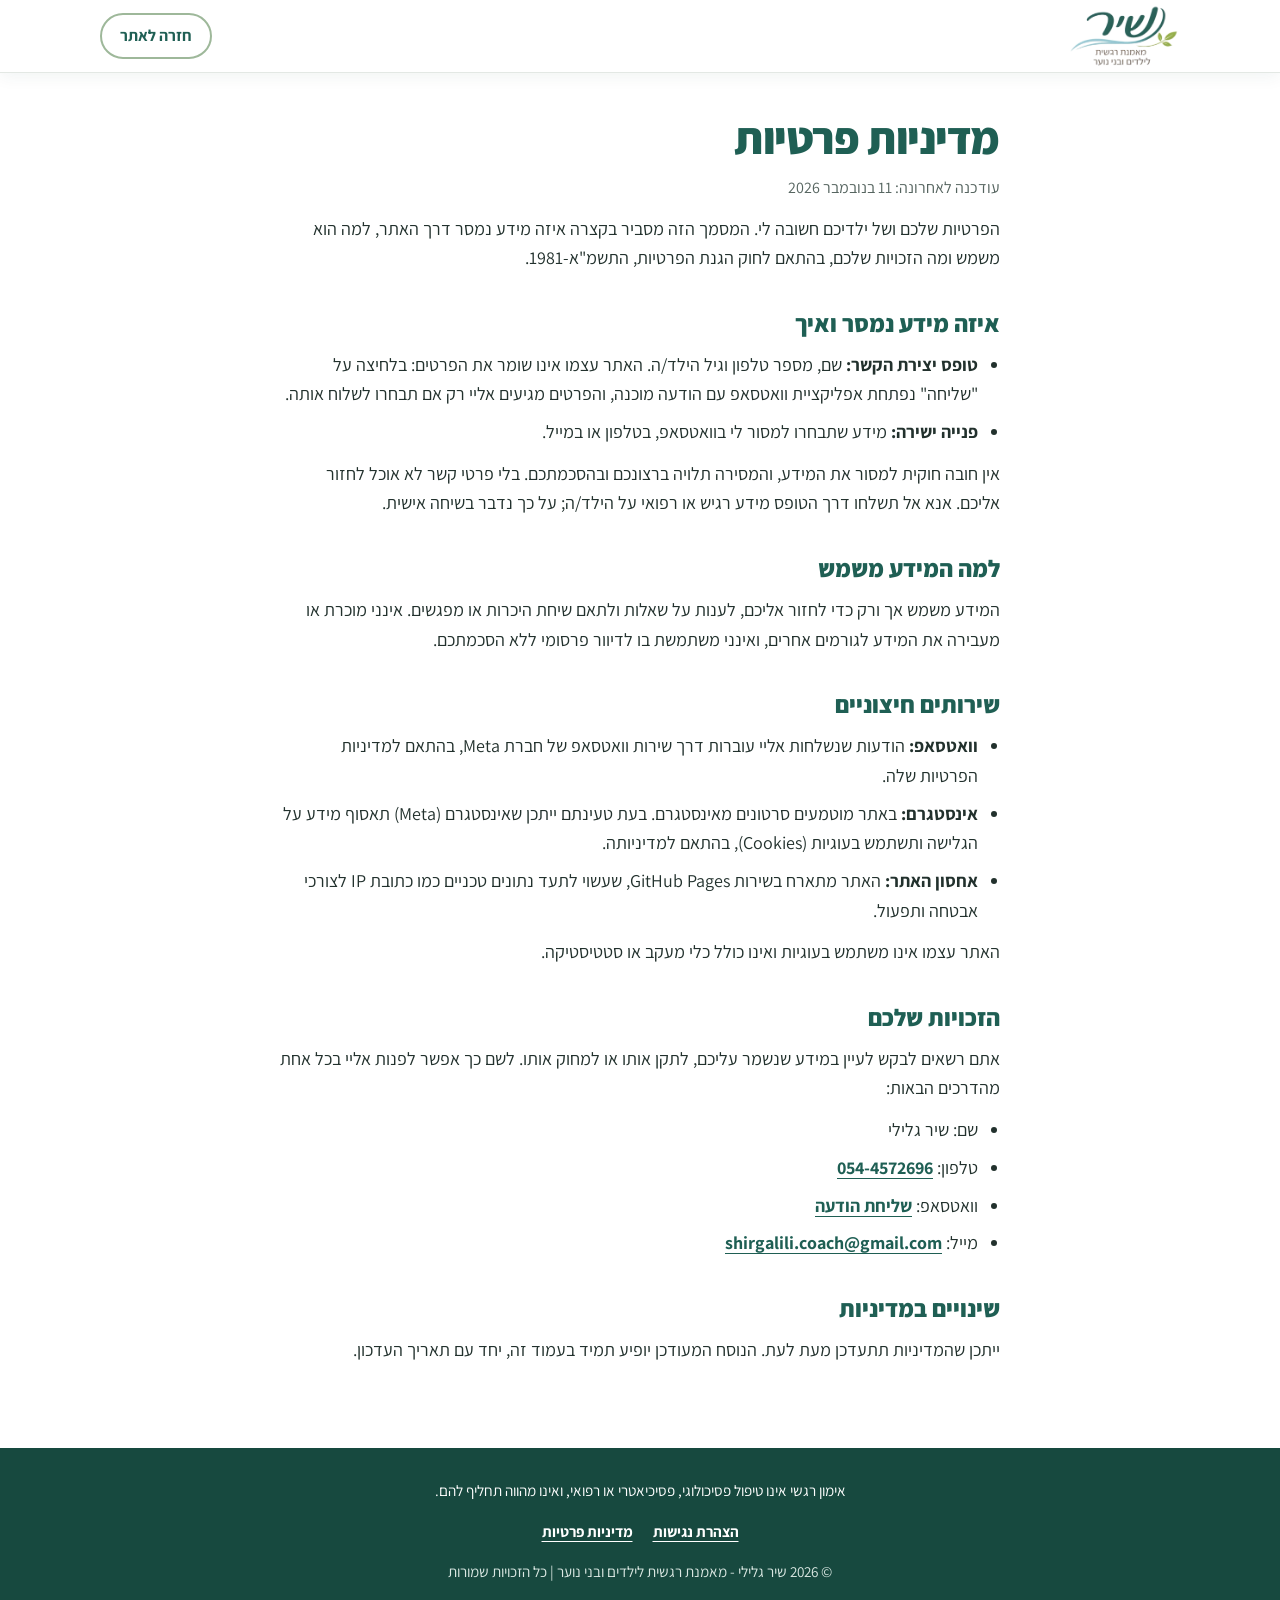
<file: privacy.html>
<!DOCTYPE html>
<html lang="he" dir="rtl">
<head>
<meta charset="UTF-8">
<meta name="viewport" content="width=device-width, initial-scale=1">
<title>מדיניות פרטיות | שיר גלילי - מאמנת רגשית</title>
<meta name="description" content="מדיניות הפרטיות של האתר של שיר גלילי, מאמנת רגשית לילדים ובני נוער.">
<link rel="canonical" href="https://liadgalili11-alt.github.io/shirgalili/privacy.html">
<meta name="theme-color" content="#1f5f54">
<link rel="icon" type="image/png" sizes="48x48" href="img/icon-48.png">
<link rel="apple-touch-icon" href="img/icon-180.png">
<link rel="preload" href="fonts/assistant-hebrew-wght-normal.woff2" as="font" type="font/woff2" crossorigin>
<link rel="stylesheet" href="styles.css">
</head>
<body>
<a class="skip" href="#main">דילוג לתוכן</a>
<header class="header is-scrolled">
  <div class="wrap header__in">
    <a class="logo" href="index.html" aria-label="שיר גלילי - לעמוד הבית">
      <img src="img/logo.webp" width="520" height="297" alt="שיר - מאמנת רגשית לילדים ובני נוער">
    </a>
    <a class="btn btn--ghost btn--sm" href="index.html">חזרה לאתר</a>
  </div>
</header>
<main id="main" class="doc">
  <div class="wrap">
    <h1>מדיניות פרטיות</h1>
    <p class="doc__date">עודכנה לאחרונה: 11 בנובמבר 2026</p>

    <p>הפרטיות שלכם ושל ילדיכם חשובה לי. המסמך הזה מסביר בקצרה איזה מידע נמסר דרך האתר, למה הוא משמש ומה הזכויות שלכם, בהתאם לחוק הגנת הפרטיות, התשמ"א-1981.</p>

    <h2>איזה מידע נמסר ואיך</h2>
    <ul>
      <li><strong>טופס יצירת הקשר:</strong> שם, מספר טלפון וגיל הילד/ה. האתר עצמו אינו שומר את הפרטים: בלחיצה על "שליחה" נפתחת אפליקציית וואטסאפ עם הודעה מוכנה, והפרטים מגיעים אליי רק אם תבחרו לשלוח אותה.</li>
      <li><strong>פנייה ישירה:</strong> מידע שתבחרו למסור לי בוואטסאפ, בטלפון או במייל.</li>
    </ul>
    <p>אין חובה חוקית למסור את המידע, והמסירה תלויה ברצונכם ובהסכמתכם. בלי פרטי קשר לא אוכל לחזור אליכם. אנא אל תשלחו דרך הטופס מידע רגיש או רפואי על הילד/ה; על כך נדבר בשיחה אישית.</p>

    <h2>למה המידע משמש</h2>
    <p>המידע משמש אך ורק כדי לחזור אליכם, לענות על שאלות ולתאם שיחת היכרות או מפגשים. אינני מוכרת או מעבירה את המידע לגורמים אחרים, ואינני משתמשת בו לדיוור פרסומי ללא הסכמתכם.</p>

    <h2>שירותים חיצוניים</h2>
    <ul>
      <li><strong>וואטסאפ:</strong> הודעות שנשלחות אליי עוברות דרך שירות וואטסאפ של חברת Meta, בהתאם למדיניות הפרטיות שלה.</li>
      <li><strong>אינסטגרם:</strong> באתר מוטמעים סרטונים מאינסטגרם. בעת טעינתם ייתכן שאינסטגרם (Meta) תאסוף מידע על הגלישה ותשתמש בעוגיות (Cookies), בהתאם למדיניותה.</li>
      <li><strong>אחסון האתר:</strong> האתר מתארח בשירות GitHub Pages, שעשוי לתעד נתונים טכניים כמו כתובת IP לצורכי אבטחה ותפעול.</li>
    </ul>
    <p>האתר עצמו אינו משתמש בעוגיות ואינו כולל כלי מעקב או סטטיסטיקה.</p>

    <h2>הזכויות שלכם</h2>
    <p>אתם רשאים לבקש לעיין במידע שנשמר עליכם, לתקן אותו או למחוק אותו. לשם כך אפשר לפנות אליי בכל אחת מהדרכים הבאות:</p>
    <ul>
      <li>שם: שיר גלילי</li>
      <li>טלפון: <a href="tel:+972544572696"><bdi>054-4572696</bdi></a></li>
      <li>וואטסאפ: <a href="https://wa.me/972544572696" target="_blank" rel="noopener">שליחת הודעה</a></li>
      <li>מייל: <a href="mailto:shirgalili.coach@gmail.com"><bdi>shirgalili.coach@gmail.com</bdi></a></li>
    </ul>

    <h2>שינויים במדיניות</h2>
    <p>ייתכן שהמדיניות תתעדכן מעת לעת. הנוסח המעודכן יופיע תמיד בעמוד זה, יחד עם תאריך העדכון.</p>
  </div>
</main>
<footer class="footer">
  <div class="wrap">
    <p class="footer__note">אימון רגשי אינו טיפול פסיכולוגי, פסיכיאטרי או רפואי, ואינו מהווה תחליף להם.</p>
    <nav class="footer__links" aria-label="קישורים משפטיים">
      <a href="accessibility.html">הצהרת נגישות</a>
      <a href="privacy.html">מדיניות פרטיות</a>
    </nav>
    <p>© 2026 שיר גלילי - מאמנת רגשית לילדים ובני נוער | כל הזכויות שמורות</p>
  </div>
</footer>
</body>
</html>
</file>
<file: styles.css>
/* שיר גלילי - מאמנת רגשית | עיצוב האתר */

@font-face {
  font-family: "Assistant";
  src: url("fonts/assistant-hebrew-wght-normal.woff2") format("woff2");
  font-weight: 200 800;
  font-display: swap;
  unicode-range: U+0307-0308, U+0590-05FF, U+200C-2010, U+20AA, U+25CC, U+FB1D-FB4F;
}
@font-face {
  font-family: "Assistant";
  src: url("fonts/assistant-latin-wght-normal.woff2") format("woff2");
  font-weight: 200 800;
  font-display: swap;
  unicode-range: U+0000-00FF, U+0131, U+0152-0153, U+02BB-02BC, U+02C6, U+02DA, U+02DC, U+2000-206F, U+20AC, U+2122, U+2191, U+2193, U+2212, U+2215, U+FEFF, U+FFFD;
}

:root {
  --teal-900: #17493f;
  --teal: #1f5f54;
  --teal-600: #2d7a68;
  --sage: #9eb89a;
  --sage-100: #e9f0e7;
  --sky: #a9d5e0;
  --leaf: #7fae4a;
  --taupe: #6f6055;
  --sand: #f7f3ed;
  --ink: #22312d;
  --muted: #55645f;
  --line: #e3e8e4;
  --white: #fff;
  --radius: 20px;
  --radius-sm: 12px;
  --shadow: 0 10px 30px rgba(23, 73, 63, 0.10);
  --wrap: 1120px;
}

*, *::before, *::after { box-sizing: border-box; }
html { scroll-behavior: smooth; scroll-padding-top: 88px; -webkit-text-size-adjust: 100%; }
body {
  margin: 0;
  font-family: "Assistant", "Segoe UI", Arial, sans-serif;
  font-size: 1.125rem;
  line-height: 1.65;
  color: var(--ink);
  background: var(--white);
}
img { max-width: 100%; height: auto; display: block; }
h1, h2, h3, p { margin: 0; }
a { color: inherit; }
section:focus, main:focus { outline: none; }
:focus-visible { outline: 3px solid var(--teal-600); outline-offset: 3px; border-radius: 6px; }

.wrap { max-width: var(--wrap); margin-inline: auto; padding-inline: 20px; }
.section { padding-block: 64px; }
.section--sand { background: var(--sand); }
.section--sage { background: var(--sage-100); }

.skip {
  position: absolute; inset-inline-start: 12px; top: -60px; z-index: 100;
  background: var(--teal); color: #fff; padding: 10px 16px; border-radius: 10px;
}
.skip:focus { top: 12px; }

h1 { font-size: clamp(2.1rem, 6.2vw, 3.6rem); line-height: 1.12; font-weight: 800; color: var(--teal); letter-spacing: -0.01em; }
h2 { font-size: clamp(1.75rem, 4.2vw, 2.6rem); line-height: 1.2; font-weight: 800; color: var(--teal); }
h3 { font-size: 1.2rem; line-height: 1.35; font-weight: 700; color: var(--teal); }
.lead { font-size: clamp(1.15rem, 2.2vw, 1.3rem); color: var(--muted); }
.section-head { margin-block-end: 36px; max-width: 640px; }
.section-head p { color: var(--muted); margin-block-start: 10px; }
.wave { display: block; width: 120px; height: 14px; margin-block-start: 12px; color: var(--sky); }

/* ── Buttons ── */
.btn {
  display: inline-flex; align-items: center; justify-content: center; gap: 10px;
  min-height: 52px; padding: 12px 26px;
  border-radius: 999px; border: 2px solid transparent;
  font: inherit; font-weight: 700; text-decoration: none; cursor: pointer;
  transition: background-color .2s, color .2s, transform .2s, box-shadow .2s;
}
.btn svg { width: 22px; height: 22px; flex: none; }
.btn--primary { background: var(--teal); color: #fff; box-shadow: 0 6px 18px rgba(31, 95, 84, .25); }
.btn--primary:hover { background: var(--teal-900); transform: translateY(-2px); }
.btn--ghost { background: #fff; color: var(--teal); border-color: var(--sage); }
.btn--ghost:hover { background: var(--sage-100); }
.btn--light { background: #fff; color: var(--teal); }
.btn--light:hover { background: var(--sage-100); transform: translateY(-2px); }
.btn--sm { min-height: 44px; padding: 8px 18px; font-size: 1rem; }
.btn--block { width: 100%; }

/* ── Header ── */
.header {
  position: sticky; top: 0; z-index: 50;
  background: rgba(255, 255, 255, .78);
  -webkit-backdrop-filter: saturate(180%) blur(18px);
  backdrop-filter: saturate(180%) blur(18px);
  border-block-end: 1px solid transparent;
  transition: border-color .2s, box-shadow .2s;
}
.header.is-scrolled { border-color: var(--line); box-shadow: 0 4px 16px rgba(23, 73, 63, .06); }
.header__in { display: flex; align-items: center; justify-content: space-between; gap: 12px; min-height: 72px; }
.logo img { height: 56px; width: auto; }
.nav { display: none; }
.nav a {
  text-decoration: none; font-weight: 600; color: var(--teal);
  padding: 10px 4px; border-block-end: 2px solid transparent;
}
.nav a:hover { color: var(--teal-600); border-color: var(--sage); }
.nav a[aria-current="true"] { border-color: var(--teal); font-weight: 700; }
.header__actions { display: flex; align-items: center; gap: 8px; }
.menu-btn {
  display: inline-flex; align-items: center; justify-content: center;
  width: 44px; height: 44px; border-radius: 12px;
  border: 1px solid var(--line); background: #fff; color: var(--teal); cursor: pointer;
}
.menu-btn svg { width: 24px; height: 24px; }
.menu-btn .i-close, .menu-btn[aria-expanded="true"] .i-open { display: none; }
.menu-btn[aria-expanded="true"] .i-close { display: block; }

.mobile-nav { display: none; border-block-start: 1px solid var(--line); }
.mobile-nav.is-open { display: block; }
.mobile-nav a {
  display: block; padding: 14px 20px; text-decoration: none;
  font-weight: 600; color: var(--teal); border-block-end: 1px solid var(--line);
}

/* ── Hero ── */
.hero { background: linear-gradient(180deg, var(--sage-100) 0%, #fff 100%); padding-block: 40px 56px; }
.hero__grid { display: grid; gap: 36px; align-items: center; }
.hero__text > * + * { margin-block-start: 20px; }
.badge {
  display: inline-block; padding: 6px 14px; border-radius: 999px;
  background: #fff; border: 1px solid #d9cfc4; color: var(--taupe);
  font-size: .95rem; font-weight: 700;
}
h1 .hl { color: var(--teal-600); position: relative; white-space: nowrap; }
h1 .hl::after {
  content: ""; position: absolute; inset-inline: 0; bottom: -4px; height: 8px;
  background: var(--sky); border-radius: 8px; opacity: .7; z-index: -1;
}
h1 { position: relative; z-index: 0; }
.hero__cta { display: flex; flex-wrap: wrap; gap: 12px; }
.hero__photo { position: relative; max-width: 440px; margin-inline: auto; width: 100%; }
.frame { overflow: hidden; border-radius: 32px; border: 8px solid #fff; box-shadow: var(--shadow); background: #fff; }
.frame img { width: 100%; object-fit: cover; border-radius: 24px; transform: scale(var(--zoom, 1)); will-change: transform; }
.hero__photo img { aspect-ratio: 1 / 1; object-position: top; }
.hero__tag {
  position: absolute; bottom: 18px; inset-inline-start: -8px;
  background: #fff; border-radius: 16px; padding: 10px 16px;
  box-shadow: var(--shadow); font-weight: 700; font-size: 1rem; color: var(--teal);
  display: flex; align-items: center; gap: 8px;
}
.hero__tag svg { width: 20px; height: 20px; color: var(--leaf); }

/* ── Focus areas ── */
.focus-list { list-style: none; margin: 0; padding: 0; display: grid; gap: 14px; }
.focus-list li {
  display: flex; align-items: center; gap: 16px;
  background: #fff; border: 1px solid var(--line); border-radius: var(--radius);
  padding: 20px 22px;
}
.focus-list .leaf {
  flex: none; width: 48px; height: 48px; border-radius: 50%;
  background: var(--sage-100); color: var(--teal-600);
  display: grid; place-items: center;
}
.focus-list .leaf svg { width: 24px; height: 24px; }

/* ── About ── */
.about { max-width: 820px; }
.about > * + * { margin-block-start: 22px; }
.about__intro .lead { margin-block-start: 10px; }
.quote {
  margin-block: 36px; padding: 0; border: 0;
  font-size: clamp(1.6rem, 4.6vw, 2.5rem); line-height: 1.3; font-weight: 800;
  color: var(--teal-900);
}
.quote .w { color: #7b6f66; transition: color .35s ease; }
.quote .w.on { color: var(--teal-900); }
.text-link {
  display: inline-flex; align-items: center; gap: 8px; min-height: 44px;
  font-weight: 700; color: var(--teal); text-decoration: underline; text-underline-offset: 5px;
  text-decoration-color: var(--sage);
}
.text-link svg { width: 20px; height: 20px; transition: transform .2s; }
.text-link:hover svg { transform: translateX(-4px); }

/* ── Testimonials ── */
.chat { display: grid; gap: 18px; max-width: 720px; }
.bubble {
  margin: 0; background: #fff; padding: 14px 18px 10px;
  border-radius: 18px; border-start-start-radius: 4px;
  box-shadow: 0 2px 6px rgba(0, 0, 0, .08);
  max-width: 560px;
}
.bubble:nth-child(even) { margin-inline-start: auto; }
.bubble p { color: var(--ink); }
.bubble footer { margin-block-start: 6px; font-size: .8rem; color: #6b7774; text-align: end; }

/* ── Reels ── */
.reels { position: relative; }
.reels__track {
  display: flex; gap: 16px; overflow-x: auto; scroll-snap-type: x mandatory;
  padding: 8px 20px 20px; margin-inline: -20px; scrollbar-width: none;
}
.reels__track::-webkit-scrollbar { display: none; }
.reel {
  flex: 0 0 280px; height: 498px; scroll-snap-align: center;
  border-radius: var(--radius); overflow: hidden;
  background: var(--sage-100); border: 1px solid var(--line);
  display: grid; place-items: center; position: relative;
}
.reel iframe { position: absolute; inset: 0; width: 100%; height: 100%; border: 0; }
.reel a { color: var(--teal); font-weight: 700; padding: 12px; text-align: center; }
.reels__btn {
  display: none; position: absolute; top: 50%; transform: translateY(-50%); z-index: 2;
  width: 48px; height: 48px; border-radius: 50%;
  border: 1px solid var(--line); background: #fff; color: var(--teal);
  box-shadow: var(--shadow); cursor: pointer; place-items: center;
}
.reels__btn svg { width: 22px; height: 22px; }
.reels__btn--prev { inset-inline-start: -20px; }
.reels__btn--next { inset-inline-end: -20px; }
.reels__more { margin-block-start: 8px; }

/* ── Freebie ── */
.freebie { background: var(--teal); color: #fff; }
.freebie__grid { display: grid; gap: 28px; align-items: center; }
.freebie h2 { color: #fff; }
.freebie p { color: #e4efe9; }
.freebie__text > * + * { margin-block-start: 16px; }
.freebie .badge { background: var(--sage); border-color: transparent; color: var(--teal-900); }
.freebie__art { width: min(260px, 70%); margin-inline: auto; }

/* ── Clinic ── */
.clinic__grid { display: grid; gap: 32px; align-items: center; }
.clinic__photo { width: 100%; max-width: 440px; margin-inline: auto; }
.clinic__photo img { aspect-ratio: 4 / 5; }
.clinic__text > * + * { margin-block-start: 16px; }
.checks { list-style: none; margin: 0; padding: 0; display: grid; gap: 10px; }
.checks li { display: flex; align-items: center; gap: 12px; font-weight: 700; }
.checks svg { flex: none; width: 24px; height: 24px; color: var(--leaf); }

/* ── Contact ── */
.contact__grid { display: grid; gap: 32px; }
.contact__info > * + * { margin-block-start: 18px; }
.contact-links { list-style: none; margin: 0; padding: 0; display: grid; gap: 10px; }
.contact-links a {
  display: flex; align-items: center; gap: 14px; min-height: 56px; padding: 8px 14px;
  background: #fff; border: 1px solid var(--line); border-radius: var(--radius-sm);
  text-decoration: none; font-weight: 700; color: var(--teal);
}
.contact-links a:hover { border-color: var(--sage); background: var(--sage-100); }
.contact-links svg { flex: none; width: 24px; height: 24px; color: var(--teal-600); }
.contact-links small { display: block; font-weight: 400; color: var(--muted); font-size: .9rem; line-height: 1.3; }
.contact-links bdi { direction: ltr; unicode-bidi: isolate; }

.form {
  background: #fff; border: 1px solid var(--line); border-radius: var(--radius);
  padding: 24px; box-shadow: var(--shadow);
}
.form h3 { font-size: 1.4rem; }
.form > p { color: var(--muted); font-size: 1rem; margin-block: 6px 18px; }
.field { margin-block-end: 14px; }
.field label { display: block; font-weight: 700; font-size: 1rem; margin-block-end: 6px; }
.field input {
  width: 100%; min-height: 52px; padding: 10px 14px;
  border: 1.5px solid #c9d2cd; border-radius: var(--radius-sm);
  font: inherit; color: var(--ink); background: #fff; text-align: start;
}
.field input:focus { outline: none; border-color: var(--teal-600); box-shadow: 0 0 0 3px rgba(45, 122, 104, .2); }
.fields-2 { display: grid; gap: 0 14px; }
.form__note { margin-block-start: 12px; font-size: .95rem; color: var(--muted); }
.form__note[data-state="done"] { color: var(--teal); font-weight: 700; }

/* ── Footer ── */
.footer { background: var(--teal-900); color: #dbe8e3; padding-block: 24px; font-size: .95rem; text-align: center; }

.footer p { margin-block: 6px; }
.footer__note { color: #fff; }
.footer__links { display: flex; justify-content: center; flex-wrap: wrap; gap: 4px 20px; margin-block: 4px; }
.footer a { color: #fff; font-weight: 700; display: inline-flex; align-items: center; min-height: 44px; text-underline-offset: 4px; }
.form__legal { margin-block-start: 12px; font-size: .95rem; color: var(--muted); }
.form__legal a { color: var(--teal); font-weight: 700; }

/* ── עמודי מסמך (נגישות, פרטיות) ── */
.doc { padding-block: 40px 72px; }
.doc .wrap { max-width: 760px; }
.doc h1 { font-size: clamp(2rem, 5vw, 2.8rem); }
.doc h2 { font-size: 1.5rem; margin-block: 36px 10px; }
.doc p { margin-block: 12px; }
.doc ul { padding-inline-start: 22px; margin-block: 12px; }
.doc li { margin-block: 8px; }
.doc a { color: var(--teal); font-weight: 700; text-underline-offset: 4px; }
.doc__date { color: var(--muted); font-size: 1rem; }

/* ── תנועה בגלילה ── */
.progress {
  position: absolute; inset-inline: 0; bottom: -1px; height: 3px;
  background: var(--teal-600); transform: scaleX(var(--scroll, 0)); transform-origin: right center;
}
.js [data-reveal] {
  opacity: 0; transform: translateY(28px);
  transition: opacity .8s cubic-bezier(.2, .7, .2, 1), transform .8s cubic-bezier(.2, .7, .2, 1);
  transition-delay: var(--d, 0ms);
}
.js [data-reveal="pop"] { transform: translateY(16px) scale(.94); transform-origin: top right; }
.js [data-reveal].is-in { opacity: 1; transform: none; }
.js .section-head .wave path { stroke-dasharray: 130; stroke-dashoffset: 130; transition: stroke-dashoffset 1.1s ease .25s; }
.js .section-head.is-in .wave path { stroke-dashoffset: 0; }
.freebie__art circle { transition: transform .15s linear; }
.freebie__art circle:nth-child(1) { transform: translate(calc((1 - var(--p, 1)) * 36px), calc((1 - var(--p, 1)) * 18px)); }
.freebie__art circle:nth-child(2) { transform: translate(calc((1 - var(--p, 1)) * -36px), calc((1 - var(--p, 1)) * 18px)); }
.freebie__art circle:nth-child(3) { transform: translate(0, calc((1 - var(--p, 1)) * -32px)); }

/* ── אלמנטים צפים ── */
.hero, .has-float { position: relative; overflow: hidden; isolation: isolate; }
.float { position: absolute; inset: 0; z-index: -1; pointer-events: none; }
.float__item { position: absolute; transform: translate3d(0, var(--py, 0px), 0); will-change: transform; }
.blob {
  display: block; border-radius: 50%; opacity: .55;
  background: radial-gradient(circle at center, var(--c) 0%, transparent 68%);
  animation: drift 20s ease-in-out infinite alternate;
}
.leafy { display: block; opacity: .75; animation: sway 10s ease-in-out infinite alternate; }
.leafy.b { animation-name: sway-b; }
@media (max-width: 899px) { .float__item--mid { display: none; } .leafy { opacity: .55; } }
@keyframes drift {
  from { transform: translate(0, 0) scale(1); }
  to { transform: translate(46px, -34px) scale(1.14); }
}
@keyframes sway {
  from { transform: translate(0, 0) rotate(-14deg); }
  to { transform: translate(16px, -26px) rotate(22deg); }
}
@keyframes sway-b {
  from { transform: translate(0, -10px) rotate(160deg); }
  to { transform: translate(-18px, 20px) rotate(196deg); }
}
.hero { padding-block-end: 96px; }
.waves { position: absolute; left: 0; bottom: 14px; width: 200%; height: 44px; z-index: -1; pointer-events: none; }
.waves__a { animation: flow 16s linear infinite; }
.waves__b { animation: flow 24s linear infinite reverse; }
@keyframes flow { from { transform: translateX(0); } to { transform: translateX(-600px); } }
.hero__tag { animation: bob 5s ease-in-out infinite alternate; }
@keyframes bob { from { transform: translateY(0); } to { transform: translateY(-10px); } }
.freebie__art { animation: bob 6s ease-in-out infinite alternate; }
.motion-toggle {
  font: inherit; font-weight: 700; color: #fff; background: none; cursor: pointer;
  border: 1px solid rgba(255, 255, 255, .5); border-radius: 999px; min-height: 44px; padding: 6px 16px;
}
.motion-toggle:hover { background: rgba(255, 255, 255, .12); }
.no-motion .blob, .no-motion .leafy, .no-motion .waves path, .no-motion .hero__tag, .no-motion .freebie__art { animation: none; }
.no-motion .float__item { transform: none; }

/* ── Desktop ── */
@media (min-width: 640px) {
  .focus-list { grid-template-columns: 1fr 1fr; }
  .fields-2 { grid-template-columns: 1fr 1fr; }
  .reels__btn { display: grid; }
}
@media (min-width: 900px) {
  .section { padding-block: 96px; }
  .nav { display: flex; gap: 26px; }
  .menu-btn, .mobile-nav, .mobile-nav.is-open { display: none; }
  .logo img { height: 64px; }
  .hero { padding-block: 72px 128px; }
  .hero__grid { grid-template-columns: 1.1fr .9fr; gap: 64px; }
  .freebie__grid { grid-template-columns: 1.4fr .6fr; gap: 56px; }
  .clinic__grid { grid-template-columns: 1fr 1fr; gap: 64px; }
  .contact__grid { grid-template-columns: 1fr 1fr; gap: 64px; align-items: start; }
  .form { padding: 36px; }
}

@media (prefers-reduced-motion: reduce) {
  html { scroll-behavior: auto; }
  .js [data-reveal] { opacity: 1; transform: none; }
  .js .section-head .wave path { stroke-dashoffset: 0; }
  .frame img { transform: none; }
  .freebie__art circle { transform: none !important; }
  .quote .w { color: var(--teal-900); }
  .progress { display: none; }
  .float__item { transform: none; }
  .motion-toggle { display: none; }
  * { transition: none !important; animation: none !important; }
}
</file>
